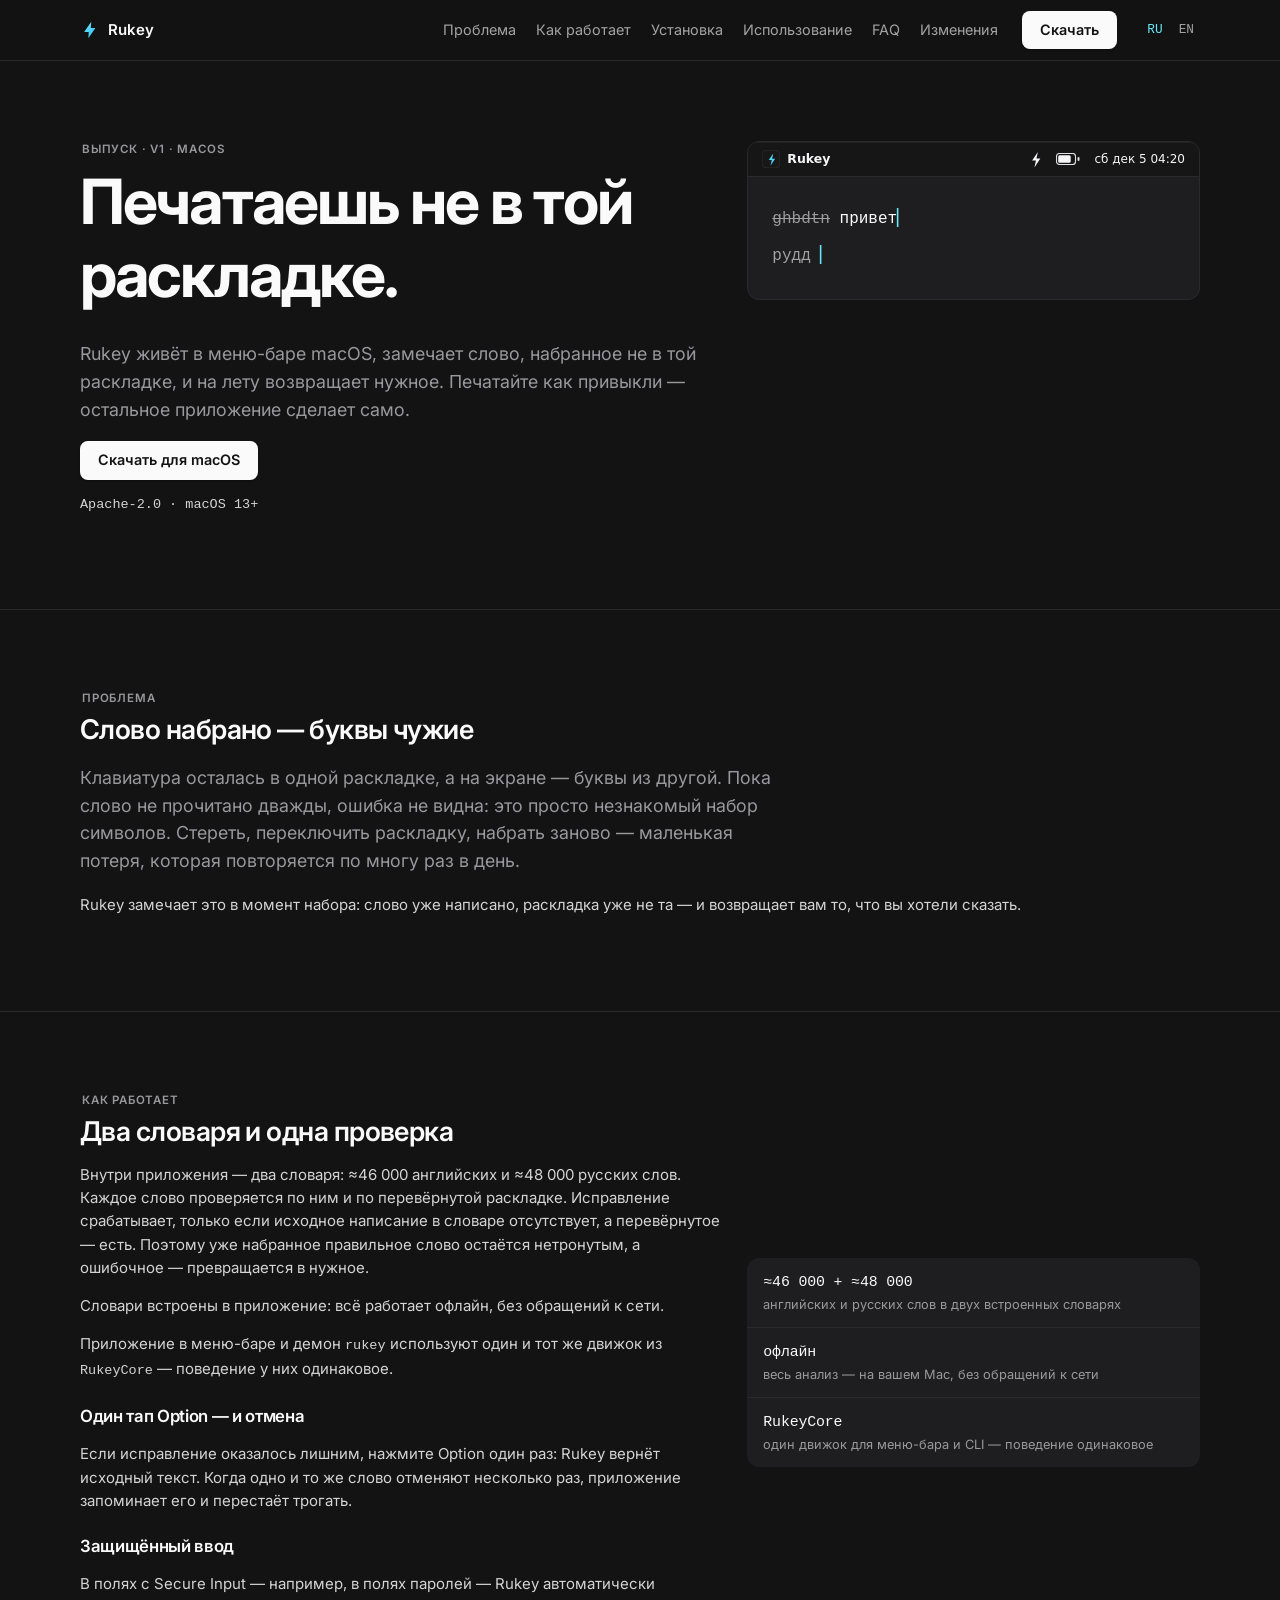
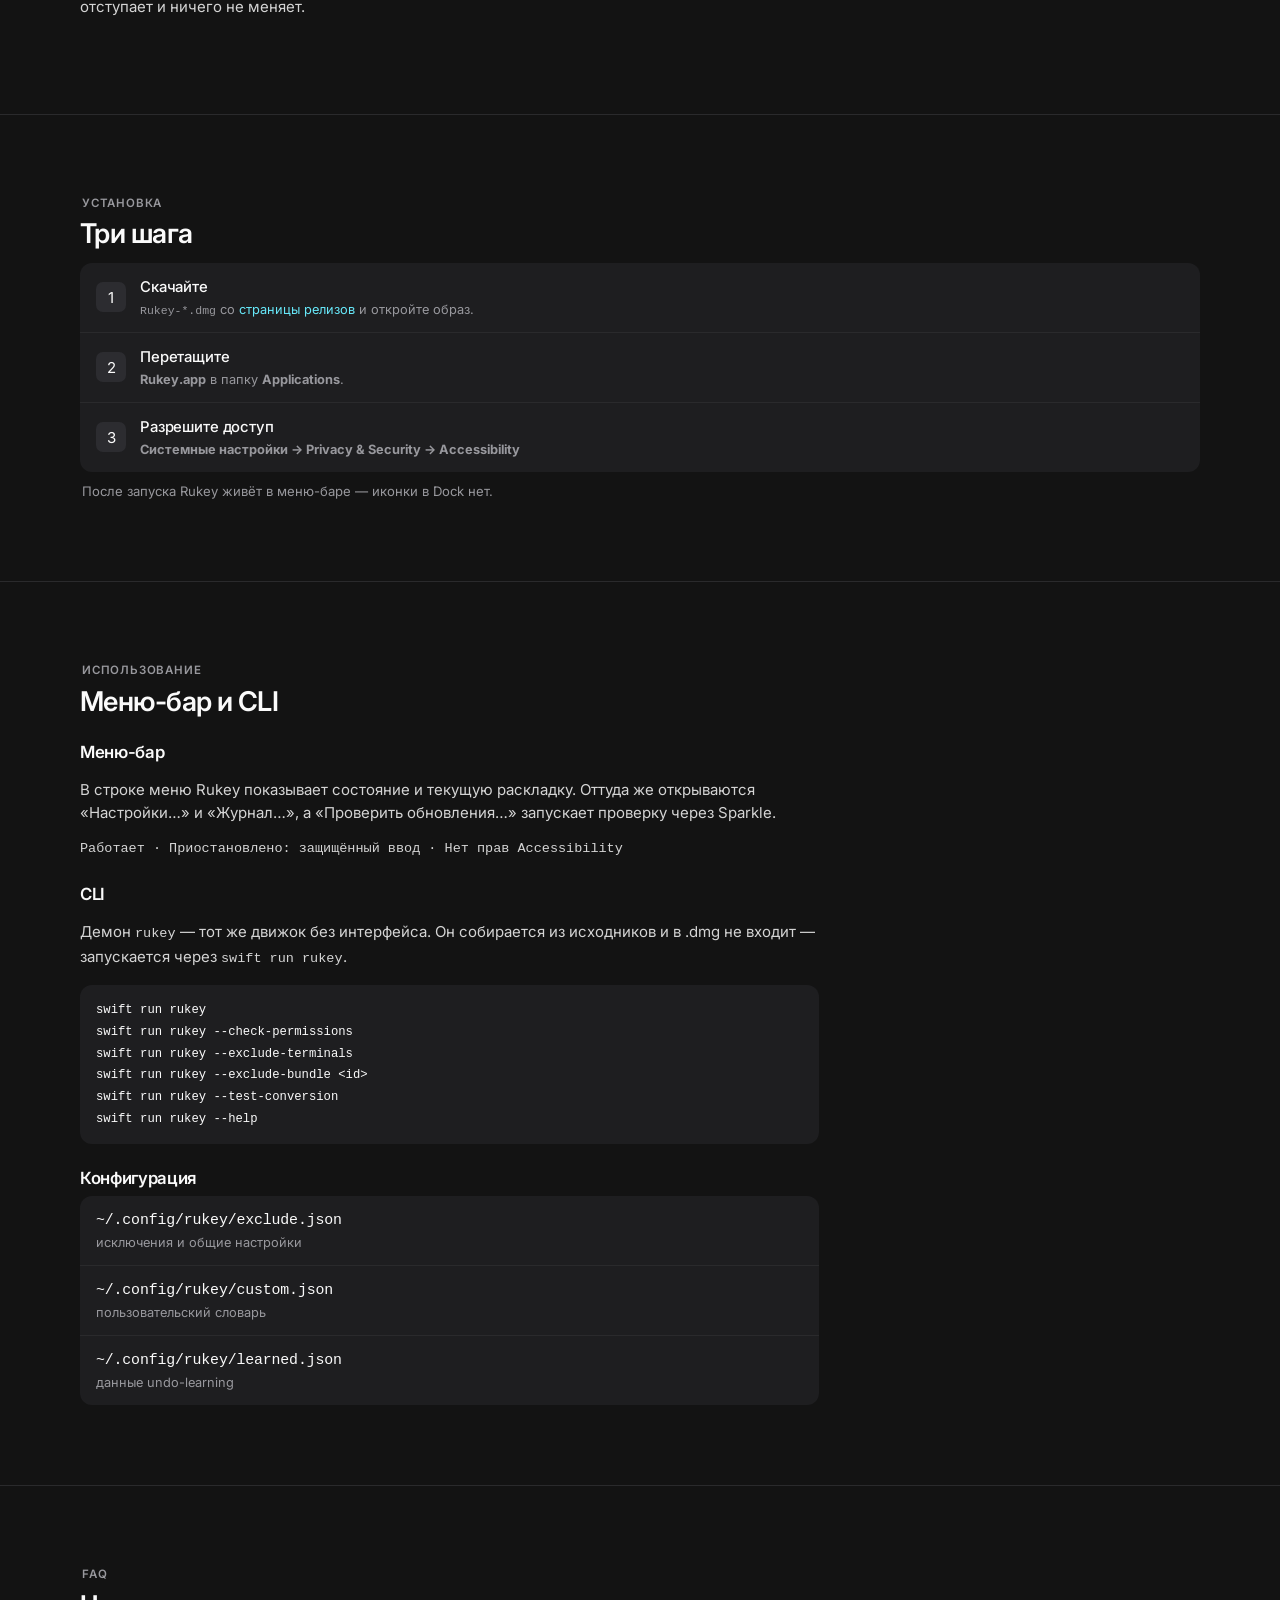
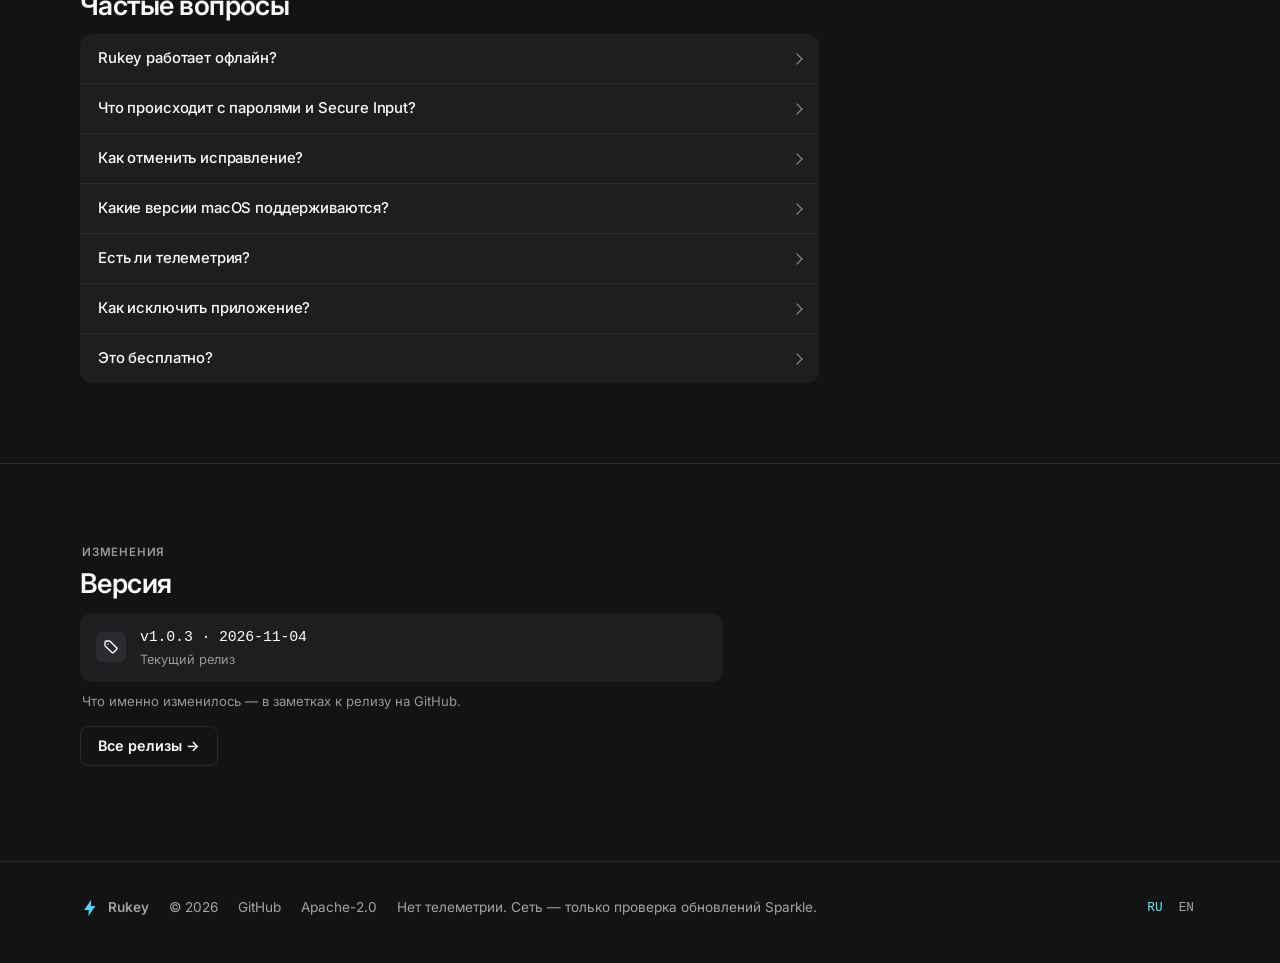
<file: docs/index.html>
<!DOCTYPE html>
<html lang="ru">
<head>
  <meta charset="utf-8">
  <meta name="viewport" content="width=device-width, initial-scale=1">
  <title>Rukey — печатаешь не в той раскладке?</title>
  <meta name="description" content="Rukey — приложение для macOS, которое на лету исправляет слова, набранные в неверной раскладке EN ↔ RU. Офлайн-словарь, без телеметрии.">
  <link rel="canonical" href="https://romafka28.github.io/rukey/">
  <link rel="icon" href="favicon.svg" type="image/svg+xml">
  <link rel="alternate" hreflang="ru" href="https://romafka28.github.io/rukey/">
  <link rel="alternate" hreflang="en" href="https://romafka28.github.io/rukey/en/">
  <link rel="alternate" hreflang="x-default" href="https://romafka28.github.io/rukey/">

  <meta property="og:type" content="website">
  <meta property="og:site_name" content="Rukey">
  <meta property="og:locale" content="ru_RU">
  <meta property="og:title" content="Rukey — печатаешь не в той раскладке?">
  <meta property="og:description" content="Rukey — приложение для macOS, которое на лету исправляет слова, набранные в неверной раскладке EN ↔ RU. Офлайн-словарь, без телеметрии.">
  <meta property="og:url" content="https://romafka28.github.io/rukey/">
  <meta property="og:image" content="https://romafka28.github.io/rukey/og-image.png">
  <meta name="twitter:card" content="summary_large_image">
  <meta name="twitter:title" content="Rukey — печатаешь не в той раскладке?">
  <meta name="twitter:description" content="Rukey — приложение для macOS, которое на лету исправляет слова, набранные в неверной раскладке EN ↔ RU. Офлайн-словарь, без телеметрии.">
  <meta name="twitter:image" content="https://romafka28.github.io/rukey/og-image.png">

  <link rel="preconnect" href="https://fonts.googleapis.com">
  <link rel="preconnect" href="https://fonts.gstatic.com" crossorigin>
  <link rel="stylesheet" href="https://fonts.googleapis.com/css2?family=Inter:wght@400;500;600;700&amp;display=swap">
  <link rel="stylesheet" href="site.css">
</head>
<body>
  <header class="nav">
    <div class="container">
      <div class="nav-inner">
        <a class="nav-brand" href="index.html">
          <svg class="nav-mark" viewBox="0 0 24 24" aria-hidden="true">
            <defs>
              <linearGradient id="bolt-nav" x1="0" y1="0" x2="1" y2="1">
                <stop offset="0" stop-color="#67e8f9"/>
                <stop offset="1" stop-color="#38bdf8"/>
              </linearGradient>
            </defs>
            <path d="M13.5 2 5 14.5h5.5L10 22l8.5-12.5H13z" fill="url(#bolt-nav)"/>
          </svg>
          Rukey
        </a>
        <nav class="nav-links" aria-label="Разделы">
          <a href="#problem">Проблема</a>
          <a href="#how">Как работает</a>
          <a href="#install">Установка</a>
          <a href="#usage">Использование</a>
          <a href="#faq">FAQ</a>
          <a href="#changelog">Изменения</a>
        </nav>
        <a class="btn" href="https://github.com/RomaFka28/rukey/releases/latest">Скачать</a>
        <nav class="nav-lang" aria-label="Язык сайта">
          <a href="index.html" aria-current="true" lang="ru" hreflang="ru">RU</a>
          <a href="en/index.html" lang="en" hreflang="en">EN</a>
        </nav>
      </div>
    </div>
  </header>

  <main>
    <section class="section" id="top">
      <div class="container">
        <div class="grid">
          <div class="col-7">
            <span class="group-label">Выпуск · V1 · macOS</span>
            <h1 class="display">Печатаешь не в той раскладке.</h1>
            <p class="lede">Rukey живёт в меню-баре macOS, замечает слово, набранное не в той раскладке, и на лету возвращает нужное. Печатайте как привыкли — остальное приложение сделает само.</p>
            <p><a class="btn" href="https://github.com/RomaFka28/rukey/releases/latest">Скачать для macOS</a></p>
            <p class="mono">Apache-2.0 · macOS 13+</p>
          </div>
          <div class="col-5">
            <div class="screen">
              <div class="menubar" aria-hidden="true">
                <span class="menubar-app">
                  <svg width="18" height="18" viewBox="0 0 18 18"><defs><linearGradient id="menubar-grad" x1="0" y1="0" x2="0" y2="1"><stop offset="0" stop-color="#67e8f9"/><stop offset="1" stop-color="#38bdf8"/></linearGradient></defs><rect width="18" height="18" rx="4.5" fill="#181818" stroke="#2c2c2e"/><path transform="translate(2.2 1.9) scale(0.0602)" d="M150 28L76 136h49l-20 92 76-116h-50z" fill="url(#menubar-grad)"/></svg>
                  <span>Rukey</span>
                </span>
                <span class="menubar-status">
                  <svg width="14" height="15" viewBox="76 28 74 192"><path d="M150 28L76 136h49l-20 92 76-116h-50z" fill="#f5f5f7"/></svg>
                  <svg width="24" height="12" viewBox="0 0 24 12"><rect x=".5" y=".5" width="19" height="11" rx="3" fill="none" stroke="#f5f5f7" stroke-opacity=".9" stroke-width="1.1"/><rect x="2.2" y="2.2" width="12.5" height="7.6" rx="1.5" fill="#f5f5f7"/><rect x="21.5" y="4" width="2" height="4" rx="1" fill="#f5f5f7" fill-opacity=".9"/></svg>
                  <span class="menubar-clock" id="menubar-clock">Пн 9 ноя 09:00</span>
                </span>
              </div>
              <div class="demo" aria-hidden="true">
                <div class="demo-line"><span class="demo-word is-struck">ghbdtn</span> <span class="demo-result">привет</span><span class="demo-caret">▏</span></div>
                <div class="demo-line"><span class="demo-word is-struck">руддщ</span> <span class="demo-result">hello</span><span class="demo-caret">▏</span></div>
              </div>
            </div>
          </div>
        </div>
      </div>
    </section>

    <section class="section" id="problem">
      <div class="container">
        <div class="grid">
          <div class="col-full">
            <span class="group-label">ПРОБЛЕМА</span>
            <h2>Слово набрано — буквы чужие</h2>
            <p class="lede">Клавиатура осталась в одной раскладке, а на экране — буквы из другой. Пока слово не прочитано дважды, ошибка не видна: это просто незнакомый набор символов. Стереть, переключить раскладку, набрать заново — маленькая потеря, которая повторяется по многу раз в день.</p>
            <p>Rukey замечает это в момент набора: слово уже написано, раскладка уже не та — и возвращает вам то, что вы хотели сказать.</p>
          </div>
        </div>
      </div>
    </section>

    <section class="section" id="how">
      <div class="container">
        <div class="grid">
          <div class="col-7">
            <span class="group-label">КАК РАБОТАЕТ</span>
            <h2>Два словаря и одна проверка</h2>
            <p>Внутри приложения — два словаря: ≈46 000 английских и ≈48 000 русских слов. Каждое слово проверяется по ним и по перевёрнутой раскладке. Исправление срабатывает, только если исходное написание в словаре отсутствует, а перевёрнутое — есть. Поэтому уже набранное правильное слово остаётся нетронутым, а ошибочное — превращается в нужное.</p>
            <p>Словари встроены в приложение: всё работает офлайн, без обращений к сети.</p>
            <p>Приложение в меню-баре и демон <code>rukey</code> используют один и тот же движок из <code>RukeyCore</code> — поведение у них одинаковое.</p>
            <h3>Один тап Option — и отмена</h3>
            <p>Если исправление оказалось лишним, нажмите Option один раз: Rukey вернёт исходный текст. Когда одно и то же слово отменяют несколько раз, приложение запоминает его и перестаёт трогать.</p>
            <h3>Защищённый ввод</h3>
            <p>В полях с Secure Input — например, в полях паролей — Rukey автоматически отступает и ничего не меняет.</p>
          </div>
          <div class="col-5 rail">
            <div class="group">
              <div class="row"><div class="row-body"><span class="row-title mono">≈46 000 + ≈48 000</span><span class="row-detail">английских и русских слов в двух встроенных словарях</span></div></div>
              <div class="row"><div class="row-body"><span class="row-title mono">офлайн</span><span class="row-detail">весь анализ — на вашем Mac, без обращений к сети</span></div></div>
              <div class="row"><div class="row-body"><span class="row-title mono">RukeyCore</span><span class="row-detail">один движок для меню-бара и CLI — поведение одинаковое</span></div></div>
            </div>
          </div>
        </div>
      </div>
    </section>

    <section class="section" id="install">
      <div class="container">
        <div class="grid">
          <div class="col-full">
            <span class="group-label">УСТАНОВКА</span>
            <h2>Три шага</h2>
            <div class="group">
              <div class="row"><span class="row-glyph">1</span><div class="row-body"><span class="row-title">Скачайте</span><span class="row-detail"><code>Rukey-*.dmg</code> со <a href="https://github.com/RomaFka28/rukey/releases/latest">страницы релизов</a> и откройте образ.</span></div></div>
              <div class="row"><span class="row-glyph">2</span><div class="row-body"><span class="row-title">Перетащите</span><span class="row-detail"><strong>Rukey.app</strong> в папку <strong>Applications</strong>.</span></div></div>
              <div class="row"><span class="row-glyph">3</span><div class="row-body"><span class="row-title">Разрешите доступ</span><span class="row-detail"><strong>Системные настройки → Privacy &amp; Security → Accessibility</strong></span></div></div>
            </div>
            <p class="group-foot">После запуска Rukey живёт в меню-баре — иконки в Dock нет.</p>
          </div>
        </div>
      </div>
    </section>

    <section class="section" id="usage">
      <div class="container">
        <div class="grid">
          <div class="col-8">
            <span class="group-label">ИСПОЛЬЗОВАНИЕ</span>
            <h2>Меню-бар и CLI</h2>
            <h3>Меню-бар</h3>
            <p>В строке меню Rukey показывает состояние и текущую раскладку. Оттуда же открываются «Настройки…» и «Журнал…», а «Проверить обновления…» запускает проверку через Sparkle.</p>
            <p class="mono">Работает · Приостановлено: защищённый ввод · Нет прав Accessibility</p>
            <h3>CLI</h3>
            <p>Демон <code>rukey</code> — тот же движок без интерфейса. Он собирается из исходников и в .dmg не входит — запускается через <code>swift run rukey</code>.</p>
            <pre class="code-panel"><code>swift run rukey
swift run rukey --check-permissions
swift run rukey --exclude-terminals
swift run rukey --exclude-bundle &lt;id&gt;
swift run rukey --test-conversion
swift run rukey --help</code></pre>
            <h3>Конфигурация</h3>
            <div class="group">
              <div class="row"><div class="row-body"><span class="row-title mono">~/.config/rukey/exclude.json</span><span class="row-detail">исключения и общие настройки</span></div></div>
              <div class="row"><div class="row-body"><span class="row-title mono">~/.config/rukey/custom.json</span><span class="row-detail">пользовательский словарь</span></div></div>
              <div class="row"><div class="row-body"><span class="row-title mono">~/.config/rukey/learned.json</span><span class="row-detail">данные undo-learning</span></div></div>
            </div>
          </div>
        </div>
      </div>
    </section>

    <section class="section" id="faq">
      <div class="container">
        <div class="grid">
          <div class="col-8">
            <span class="group-label">FAQ</span>
            <h2>Частые вопросы</h2>
            <div class="group faq">
            <details>
              <summary>Rukey работает офлайн?</summary>
              <p>Да. Оба словаря встроены в приложение, и вся обработка идёт на вашем Mac. Интернет нужен только для проверки обновлений.</p>
            </details>
            <details>
              <summary>Что происходит с паролями и Secure Input?</summary>
              <p>В полях с защищённым вводом Rukey отступает автоматически: macOS сообщает о Secure Input, и приложение не вмешивается в набор.</p>
            </details>
            <details>
              <summary>Как отменить исправление?</summary>
              <p>Нажмите Option один раз — Rukey вернёт исходный текст. Если отменять одно и то же слово несколько раз, приложение запомнит его и перестанет исправлять.</p>
            </details>
            <details>
              <summary>Какие версии macOS поддерживаются?</summary>
              <p>macOS 13 (Ventura) и новее.</p>
            </details>
            <details>
              <summary>Есть ли телеметрия?</summary>
              <p>Нет. Rukey не собирает аналитику и не отправляет данные — сеть используется только для проверки и загрузки обновлений через Sparkle.</p>
            </details>
            <details>
              <summary>Как исключить приложение?</summary>
              <p>Добавьте его bundle ID в <code>~/.config/rukey/exclude.json</code> — например, <code>{"excludeBundleIDs": ["com.apple.Terminal"]}</code>. Терминалы можно исключить разом флагом <code>--exclude-terminals</code>, отдельное приложение — флагом <code>--exclude-bundle &lt;id&gt;</code>. Подробнее — в <a href="https://github.com/RomaFka28/rukey#configuration">README</a>.</p>
            </details>
            <details>
              <summary>Это бесплатно?</summary>
              <p>Да. Rukey распространяется на условиях Apache-2.0, исходный код открыт <a href="https://github.com/RomaFka28/rukey">на GitHub</a>.</p>
            </details>
            </div>
          </div>
        </div>
      </div>
    </section>

    <section class="section" id="changelog">
      <div class="container">
        <div class="grid">
          <div class="col-7">
            <span class="group-label">ИЗМЕНЕНИЯ</span>
            <h2>Версия</h2>
            <div class="group">
              <div class="row"><span class="row-glyph"><svg width="16" height="16" viewBox="0 0 24 24" fill="none" stroke="currentColor" stroke-width="2" stroke-linecap="round" stroke-linejoin="round" aria-hidden="true"><path d="M20.59 13.41 11 3.83A2 2 0 0 0 9.59 3H5a2 2 0 0 0-2 2v4.59a2 2 0 0 0 .59 1.41L13.17 20a2 2 0 0 0 2.83 0l4.59-4.59a2 2 0 0 0 0-2.83z"/><circle cx="7.5" cy="7.5" r="1" fill="currentColor" stroke="none"/></svg></span><div class="row-body"><span class="row-title mono" id="release">v1.0.3 · 2026-11-04</span><span class="row-detail">Текущий релиз</span></div></div>
            </div>
            <p class="group-foot">Что именно изменилось — в заметках к релизу на GitHub.</p>
            <p><a class="btn-ghost" href="https://github.com/RomaFka28/rukey/releases">Все релизы →</a></p>
          </div>
        </div>
      </div>
    </section>
  </main>

  <footer class="footer">
    <div class="container">
      <div class="footer-inner">
        <a class="nav-brand" href="index.html">
          <svg class="nav-mark" viewBox="0 0 24 24" aria-hidden="true">
            <defs>
              <linearGradient id="bolt-footer" x1="0" y1="0" x2="1" y2="1">
                <stop offset="0" stop-color="#67e8f9"/>
                <stop offset="1" stop-color="#38bdf8"/>
              </linearGradient>
            </defs>
            <path d="M13.5 2 5 14.5h5.5L10 22l8.5-12.5H13z" fill="url(#bolt-footer)"/>
          </svg>
          Rukey
        </a>
        <span>© 2026</span>
        <a href="https://github.com/RomaFka28/rukey">GitHub</a>
        <a href="https://github.com/RomaFka28/rukey/blob/main/LICENSE">Apache-2.0</a>
        <span>Нет телеметрии. Сеть — только проверка обновлений Sparkle.</span>
        <div class="nav-lang">
          <a href="index.html" aria-current="true" lang="ru" hreflang="ru">RU</a>
          <a href="en/index.html" lang="en" hreflang="en">EN</a>
        </div>
      </div>
    </div>
  </footer>
<script src="site.js" defer></script>
</body>
</html>
</file>
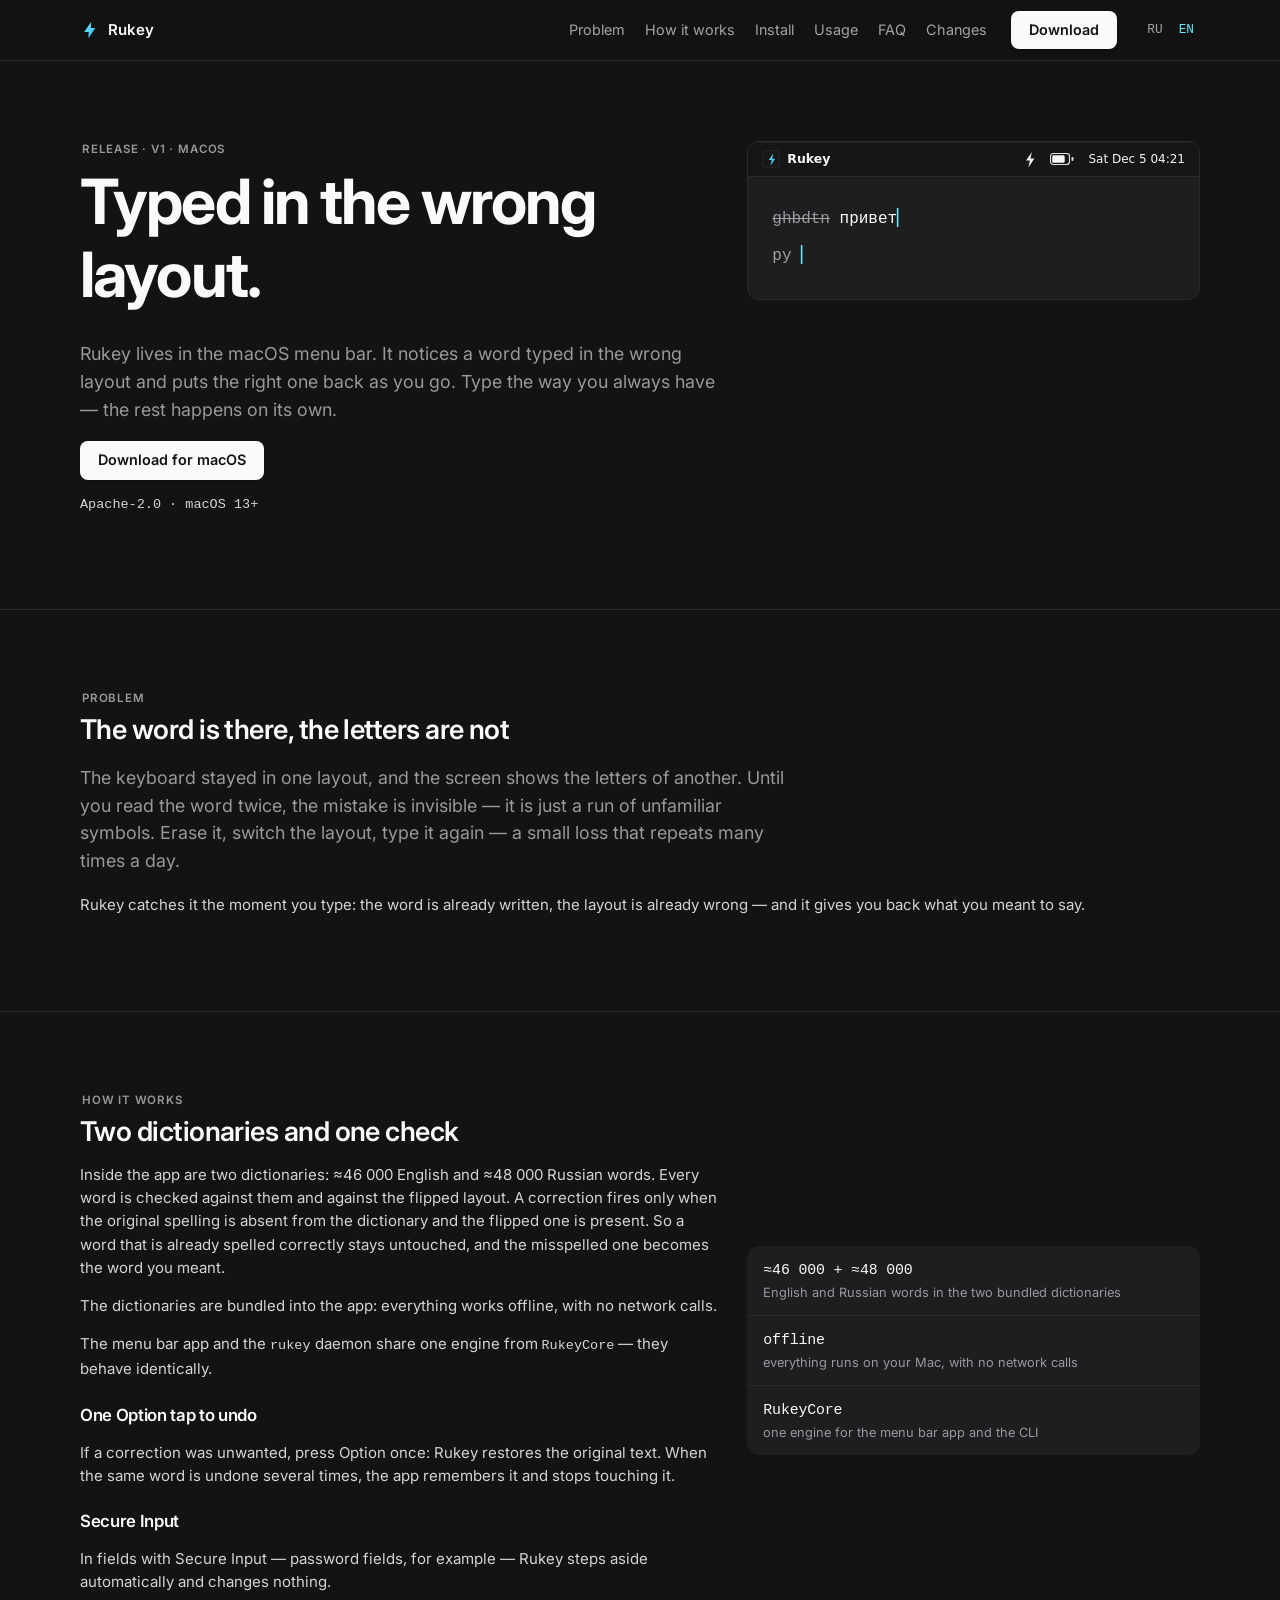
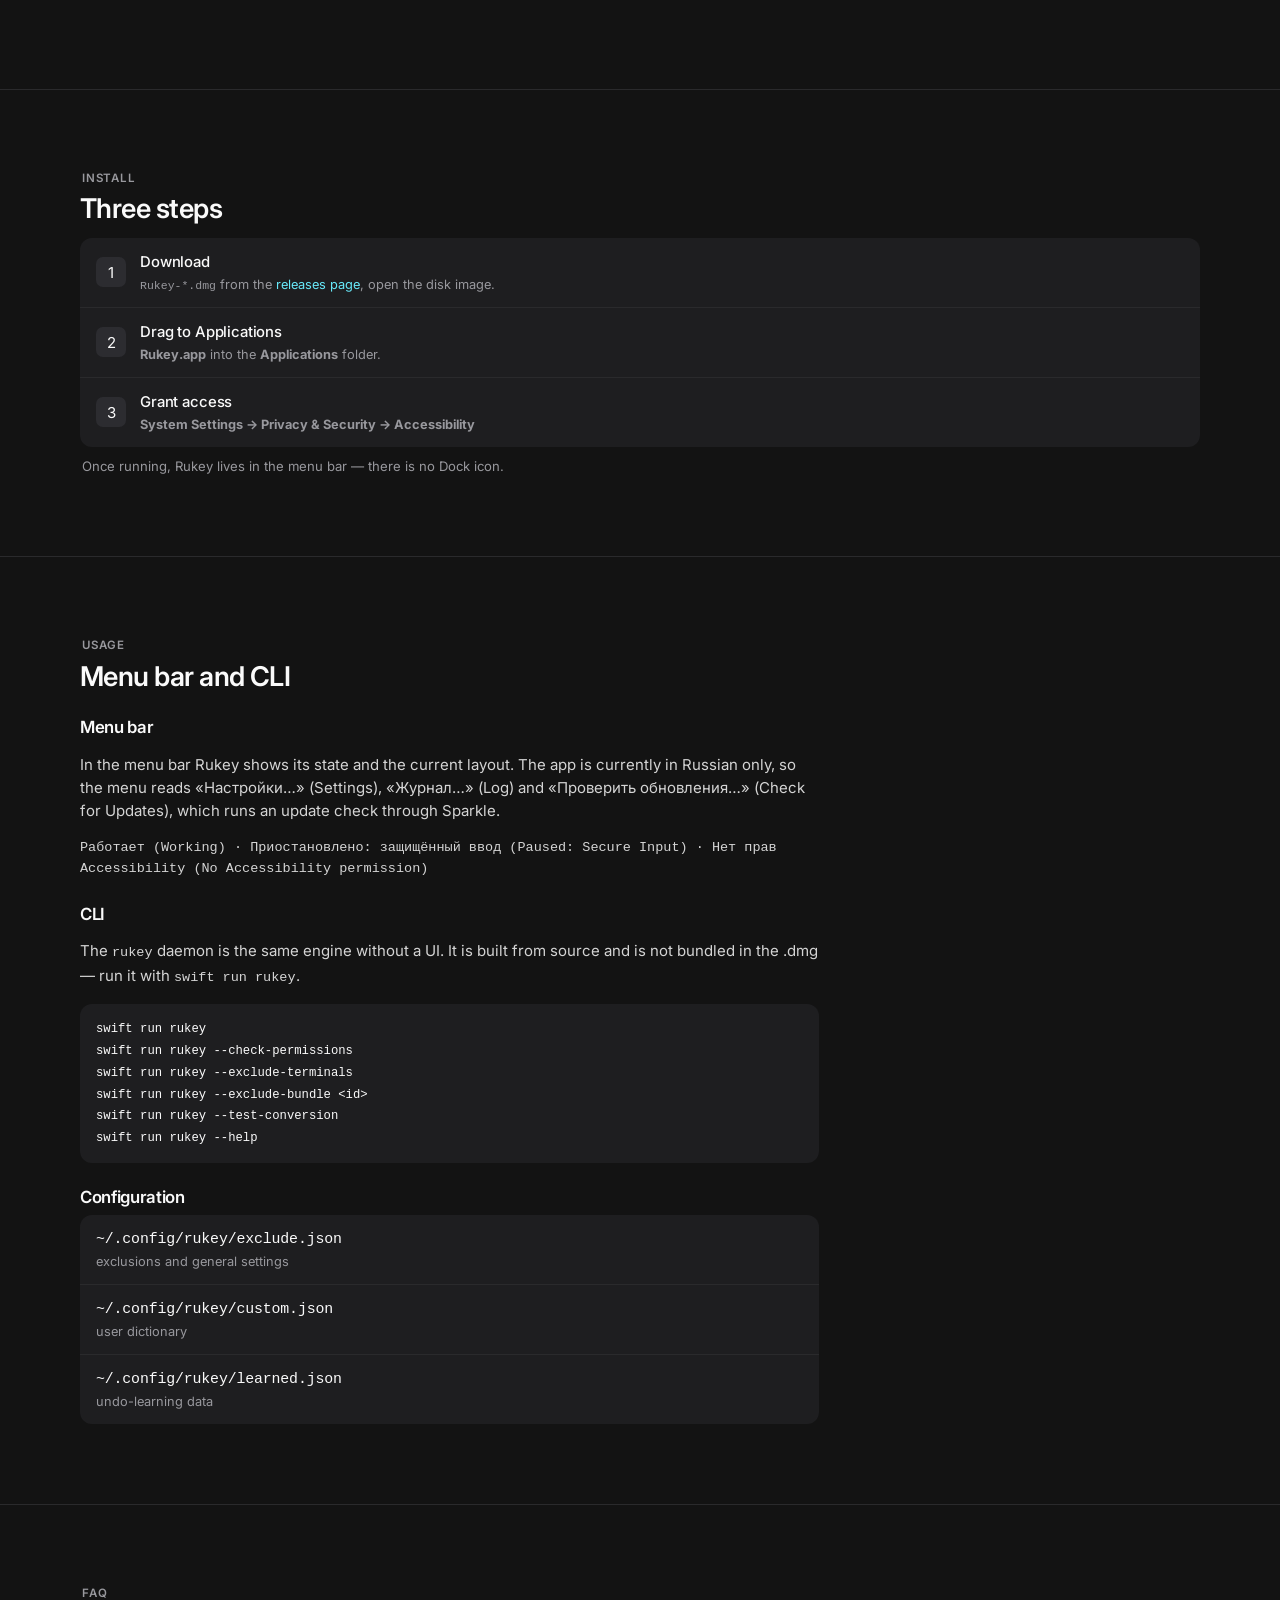
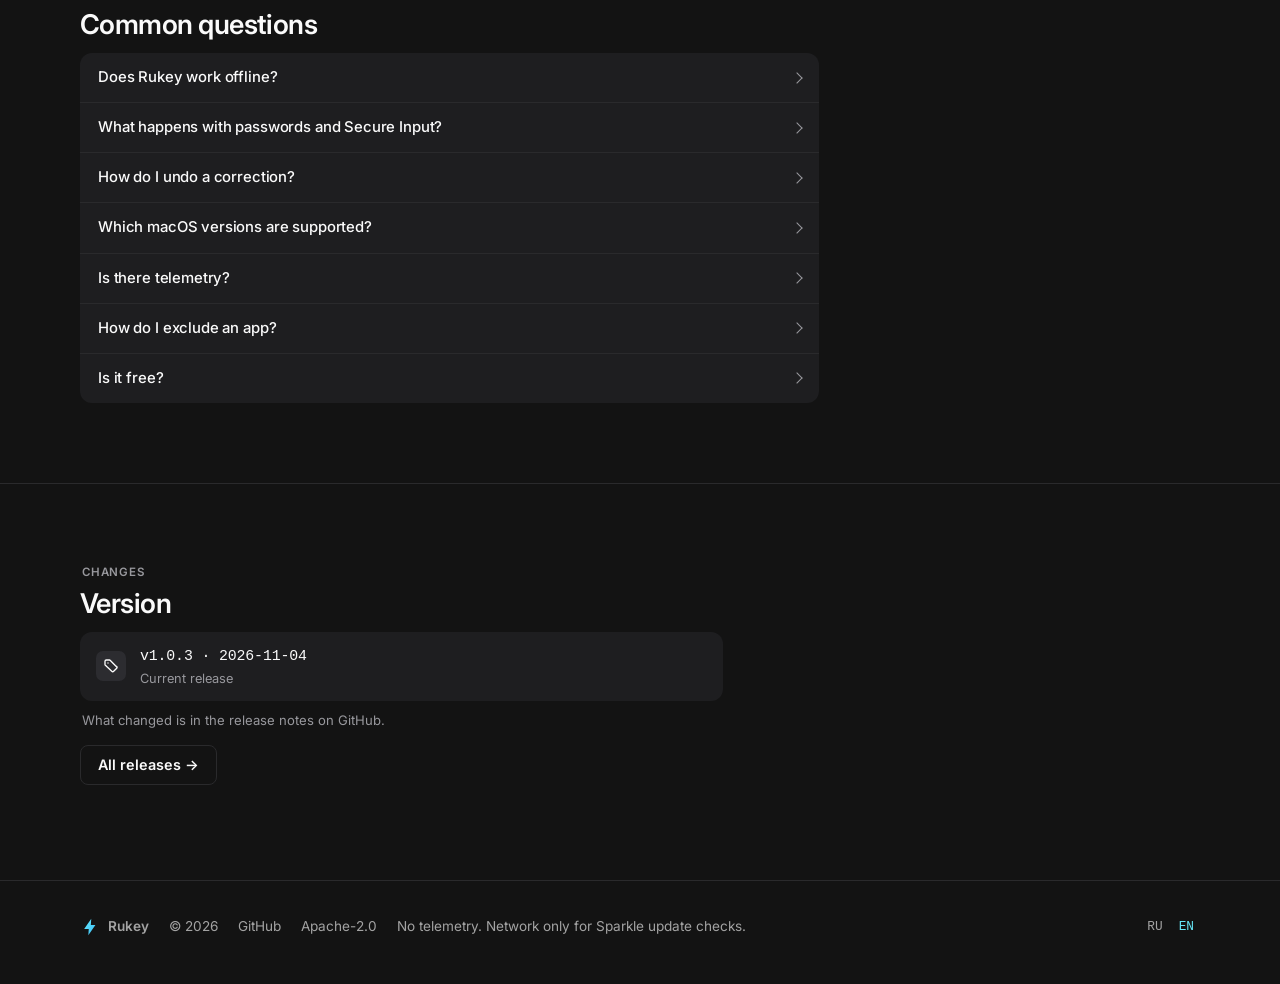
<file: docs/en/index.html>
<!DOCTYPE html>
<html lang="en">
<head>
  <meta charset="utf-8">
  <meta name="viewport" content="width=device-width, initial-scale=1">
  <title>Rukey — Typed in the wrong layout?</title>
  <meta name="description" content="Rukey is a macOS app that fixes words typed in the wrong keyboard layout, EN ↔ RU, as you type. Offline dictionary, no telemetry.">
  <link rel="canonical" href="https://romafka28.github.io/rukey/en/">
  <link rel="icon" href="../favicon.svg" type="image/svg+xml">
  <link rel="alternate" hreflang="ru" href="https://romafka28.github.io/rukey/">
  <link rel="alternate" hreflang="en" href="https://romafka28.github.io/rukey/en/">
  <link rel="alternate" hreflang="x-default" href="https://romafka28.github.io/rukey/">

  <meta property="og:type" content="website">
  <meta property="og:site_name" content="Rukey">
  <meta property="og:locale" content="en_US">
  <meta property="og:title" content="Rukey — Typed in the wrong layout?">
  <meta property="og:description" content="Rukey is a macOS app that fixes words typed in the wrong keyboard layout, EN ↔ RU, as you type. Offline dictionary, no telemetry.">
  <meta property="og:url" content="https://romafka28.github.io/rukey/en/">
  <meta property="og:image" content="https://romafka28.github.io/rukey/og-image.png">
  <meta name="twitter:card" content="summary_large_image">
  <meta name="twitter:title" content="Rukey — Typed in the wrong layout?">
  <meta name="twitter:description" content="Rukey is a macOS app that fixes words typed in the wrong keyboard layout, EN ↔ RU, as you type. Offline dictionary, no telemetry.">
  <meta name="twitter:image" content="https://romafka28.github.io/rukey/og-image.png">

  <link rel="preconnect" href="https://fonts.googleapis.com">
  <link rel="preconnect" href="https://fonts.gstatic.com" crossorigin>
  <link rel="stylesheet" href="https://fonts.googleapis.com/css2?family=Inter:wght@400;500;600;700&amp;display=swap">
  <link rel="stylesheet" href="../site.css">
</head>
<body>
  <header class="nav">
    <div class="container">
      <div class="nav-inner">
        <a class="nav-brand" href="index.html">
          <svg class="nav-mark" viewBox="0 0 24 24" aria-hidden="true">
            <defs>
              <linearGradient id="bolt-nav" x1="0" y1="0" x2="1" y2="1">
                <stop offset="0" stop-color="#67e8f9"/>
                <stop offset="1" stop-color="#38bdf8"/>
              </linearGradient>
            </defs>
            <path d="M13.5 2 5 14.5h5.5L10 22l8.5-12.5H13z" fill="url(#bolt-nav)"/>
          </svg>
          Rukey
        </a>
        <nav class="nav-links" aria-label="Sections">
          <a href="#problem">Problem</a>
          <a href="#how">How it works</a>
          <a href="#install">Install</a>
          <a href="#usage">Usage</a>
          <a href="#faq">FAQ</a>
          <a href="#changelog">Changes</a>
        </nav>
        <a class="btn" href="https://github.com/RomaFka28/rukey/releases/latest">Download</a>
        <nav class="nav-lang" aria-label="Site language">
          <a href="../index.html" lang="ru" hreflang="ru">RU</a>
          <a href="index.html" aria-current="true" lang="en" hreflang="en">EN</a>
        </nav>
      </div>
    </div>
  </header>

  <main>
    <section class="section" id="top">
      <div class="container">
        <div class="grid">
          <div class="col-7">
            <span class="group-label">Release · V1 · macOS</span>
            <h1 class="display">Typed in the wrong layout.</h1>
            <p class="lede">Rukey lives in the macOS menu bar. It notices a word typed in the wrong layout and puts the right one back as you go. Type the way you always have — the rest happens on its own.</p>
            <p><a class="btn" href="https://github.com/RomaFka28/rukey/releases/latest">Download for macOS</a></p>
            <p class="mono">Apache-2.0 · macOS 13+</p>
          </div>
          <div class="col-5">
            <div class="screen">
              <div class="menubar" aria-hidden="true">
                <span class="menubar-app">
                  <svg width="18" height="18" viewBox="0 0 18 18"><defs><linearGradient id="menubar-grad" x1="0" y1="0" x2="0" y2="1"><stop offset="0" stop-color="#67e8f9"/><stop offset="1" stop-color="#38bdf8"/></linearGradient></defs><rect width="18" height="18" rx="4.5" fill="#181818" stroke="#2c2c2e"/><path transform="translate(2.2 1.9) scale(0.0602)" d="M150 28L76 136h49l-20 92 76-116h-50z" fill="url(#menubar-grad)"/></svg>
                  <span>Rukey</span>
                </span>
                <span class="menubar-status">
                  <svg width="14" height="15" viewBox="76 28 74 192"><path d="M150 28L76 136h49l-20 92 76-116h-50z" fill="#f5f5f7"/></svg>
                  <svg width="24" height="12" viewBox="0 0 24 12"><rect x=".5" y=".5" width="19" height="11" rx="3" fill="none" stroke="#f5f5f7" stroke-opacity=".9" stroke-width="1.1"/><rect x="2.2" y="2.2" width="12.5" height="7.6" rx="1.5" fill="#f5f5f7"/><rect x="21.5" y="4" width="2" height="4" rx="1" fill="#f5f5f7" fill-opacity=".9"/></svg>
                  <span class="menubar-clock" id="menubar-clock">Mon Nov 9 09:00</span>
                </span>
              </div>
              <div class="demo" aria-hidden="true">
                <div class="demo-line"><span class="demo-word is-struck">ghbdtn</span> <span class="demo-result">привет</span><span class="demo-caret">▏</span></div>
                <div class="demo-line"><span class="demo-word is-struck">руддщ</span> <span class="demo-result">hello</span><span class="demo-caret">▏</span></div>
              </div>
            </div>
          </div>
        </div>
      </div>
    </section>

    <section class="section" id="problem">
      <div class="container">
        <div class="grid">
          <div class="col-full">
            <span class="group-label">PROBLEM</span>
            <h2>The word is there, the letters are not</h2>
            <p class="lede">The keyboard stayed in one layout, and the screen shows the letters of another. Until you read the word twice, the mistake is invisible — it is just a run of unfamiliar symbols. Erase it, switch the layout, type it again — a small loss that repeats many times a day.</p>
            <p>Rukey catches it the moment you type: the word is already written, the layout is already wrong — and it gives you back what you meant to say.</p>
          </div>
        </div>
      </div>
    </section>

    <section class="section" id="how">
      <div class="container">
        <div class="grid">
          <div class="col-7">
            <span class="group-label">HOW IT WORKS</span>
            <h2>Two dictionaries and one check</h2>
            <p>Inside the app are two dictionaries: ≈46 000 English and ≈48 000 Russian words. Every word is checked against them and against the flipped layout. A correction fires only when the original spelling is absent from the dictionary and the flipped one is present. So a word that is already spelled correctly stays untouched, and the misspelled one becomes the word you meant.</p>
            <p>The dictionaries are bundled into the app: everything works offline, with no network calls.</p>
            <p>The menu bar app and the <code>rukey</code> daemon share one engine from <code>RukeyCore</code> — they behave identically.</p>
            <h3>One Option tap to undo</h3>
            <p>If a correction was unwanted, press Option once: Rukey restores the original text. When the same word is undone several times, the app remembers it and stops touching it.</p>
            <h3>Secure Input</h3>
            <p>In fields with Secure Input — password fields, for example — Rukey steps aside automatically and changes nothing.</p>
          </div>
          <div class="col-5 rail">
            <div class="group">
              <div class="row"><div class="row-body"><span class="row-title mono">≈46 000 + ≈48 000</span><span class="row-detail">English and Russian words in the two bundled dictionaries</span></div></div>
              <div class="row"><div class="row-body"><span class="row-title mono">offline</span><span class="row-detail">everything runs on your Mac, with no network calls</span></div></div>
              <div class="row"><div class="row-body"><span class="row-title mono">RukeyCore</span><span class="row-detail">one engine for the menu bar app and the CLI</span></div></div>
            </div>
          </div>
        </div>
      </div>
    </section>

    <section class="section" id="install">
      <div class="container">
        <div class="grid">
          <div class="col-full">
            <span class="group-label">INSTALL</span>
            <h2>Three steps</h2>
            <div class="group">
              <div class="row"><span class="row-glyph">1</span><div class="row-body"><span class="row-title">Download</span><span class="row-detail"><code>Rukey-*.dmg</code> from the <a href="https://github.com/RomaFka28/rukey/releases/latest">releases page</a>, open the disk image.</span></div></div>
              <div class="row"><span class="row-glyph">2</span><div class="row-body"><span class="row-title">Drag to Applications</span><span class="row-detail"><strong>Rukey.app</strong> into the <strong>Applications</strong> folder.</span></div></div>
              <div class="row"><span class="row-glyph">3</span><div class="row-body"><span class="row-title">Grant access</span><span class="row-detail"><strong>System Settings → Privacy &amp; Security → Accessibility</strong></span></div></div>
            </div>
            <p class="group-foot">Once running, Rukey lives in the menu bar — there is no Dock icon.</p>
          </div>
        </div>
      </div>
    </section>

    <section class="section" id="usage">
      <div class="container">
        <div class="grid">
          <div class="col-8">
            <span class="group-label">USAGE</span>
            <h2>Menu bar and CLI</h2>
            <h3>Menu bar</h3>
            <p>In the menu bar Rukey shows its state and the current layout. The app is currently in Russian only, so the menu reads «Настройки…» (Settings), «Журнал…» (Log) and «Проверить обновления…» (Check for Updates), which runs an update check through Sparkle.</p>
            <p class="mono">Работает (Working) · Приостановлено: защищённый ввод (Paused: Secure Input) · Нет прав Accessibility (No Accessibility permission)</p>
            <h3>CLI</h3>
            <p>The <code>rukey</code> daemon is the same engine without a UI. It is built from source and is not bundled in the .dmg — run it with <code>swift run rukey</code>.</p>
            <pre class="code-panel"><code>swift run rukey
swift run rukey --check-permissions
swift run rukey --exclude-terminals
swift run rukey --exclude-bundle &lt;id&gt;
swift run rukey --test-conversion
swift run rukey --help</code></pre>
            <h3>Configuration</h3>
            <div class="group">
              <div class="row"><div class="row-body"><span class="row-title mono">~/.config/rukey/exclude.json</span><span class="row-detail">exclusions and general settings</span></div></div>
              <div class="row"><div class="row-body"><span class="row-title mono">~/.config/rukey/custom.json</span><span class="row-detail">user dictionary</span></div></div>
              <div class="row"><div class="row-body"><span class="row-title mono">~/.config/rukey/learned.json</span><span class="row-detail">undo-learning data</span></div></div>
            </div>
          </div>
        </div>
      </div>
    </section>

    <section class="section" id="faq">
      <div class="container">
        <div class="grid">
          <div class="col-8">
            <span class="group-label">FAQ</span>
            <h2>Common questions</h2>
            <div class="group faq">
            <details>
              <summary>Does Rukey work offline?</summary>
              <p>Yes. Both dictionaries are bundled into the app, and all processing happens on your Mac. The internet is needed only for update checks.</p>
            </details>
            <details>
              <summary>What happens with passwords and Secure Input?</summary>
              <p>In fields with secure input Rukey steps aside automatically: macOS signals Secure Input, and the app does not interfere with typing.</p>
            </details>
            <details>
              <summary>How do I undo a correction?</summary>
              <p>Press Option once — Rukey restores the original text. If you undo the same word several times, the app remembers it and stops correcting it.</p>
            </details>
            <details>
              <summary>Which macOS versions are supported?</summary>
              <p>macOS 13 (Ventura) and newer.</p>
            </details>
            <details>
              <summary>Is there telemetry?</summary>
              <p>No. Rukey collects no analytics and sends no data — the network is used only to check for and download updates via Sparkle.</p>
            </details>
            <details>
              <summary>How do I exclude an app?</summary>
              <p>Add its bundle ID to <code>~/.config/rukey/exclude.json</code> — for example, <code>{"excludeBundleIDs": ["com.apple.Terminal"]}</code>. Terminals can be excluded in one go with <code>--exclude-terminals</code>, a single app with <code>--exclude-bundle &lt;id&gt;</code>. More in the <a href="https://github.com/RomaFka28/rukey#configuration">README</a>.</p>
            </details>
            <details>
              <summary>Is it free?</summary>
              <p>Yes. Rukey is distributed under Apache-2.0, with the source open <a href="https://github.com/RomaFka28/rukey">on GitHub</a>.</p>
            </details>
            </div>
          </div>
        </div>
      </div>
    </section>

    <section class="section" id="changelog">
      <div class="container">
        <div class="grid">
          <div class="col-7">
            <span class="group-label">CHANGES</span>
            <h2>Version</h2>
            <div class="group">
              <div class="row"><span class="row-glyph"><svg width="16" height="16" viewBox="0 0 24 24" fill="none" stroke="currentColor" stroke-width="2" stroke-linecap="round" stroke-linejoin="round" aria-hidden="true"><path d="M20.59 13.41 11 3.83A2 2 0 0 0 9.59 3H5a2 2 0 0 0-2 2v4.59a2 2 0 0 0 .59 1.41L13.17 20a2 2 0 0 0 2.83 0l4.59-4.59a2 2 0 0 0 0-2.83z"/><circle cx="7.5" cy="7.5" r="1" fill="currentColor" stroke="none"/></svg></span><div class="row-body"><span class="row-title mono" id="release">v1.0.3 · 2026-11-04</span><span class="row-detail">Current release</span></div></div>
            </div>
            <p class="group-foot">What changed is in the release notes on GitHub.</p>
            <p><a class="btn-ghost" href="https://github.com/RomaFka28/rukey/releases">All releases →</a></p>
          </div>
        </div>
      </div>
    </section>
  </main>

  <footer class="footer">
    <div class="container">
      <div class="footer-inner">
        <a class="nav-brand" href="index.html">
          <svg class="nav-mark" viewBox="0 0 24 24" aria-hidden="true">
            <defs>
              <linearGradient id="bolt-footer" x1="0" y1="0" x2="1" y2="1">
                <stop offset="0" stop-color="#67e8f9"/>
                <stop offset="1" stop-color="#38bdf8"/>
              </linearGradient>
            </defs>
            <path d="M13.5 2 5 14.5h5.5L10 22l8.5-12.5H13z" fill="url(#bolt-footer)"/>
          </svg>
          Rukey
        </a>
        <span>© 2026</span>
        <a href="https://github.com/RomaFka28/rukey">GitHub</a>
        <a href="https://github.com/RomaFka28/rukey/blob/main/LICENSE">Apache-2.0</a>
        <span>No telemetry. Network only for Sparkle update checks.</span>
        <div class="nav-lang">
          <a href="../index.html" lang="ru" hreflang="ru">RU</a>
          <a href="index.html" aria-current="true" lang="en" hreflang="en">EN</a>
        </div>
      </div>
    </div>
  </footer>
<script src="../site.js" defer></script>
</body>
</html>
</file>
<file: docs/site.css>
/* Rukey site — design system + component hooks.
   Palette, type and grid pinned by docs/superpowers/specs/2026-11-04-rukey-site-design.md.
   Layout and components only; task 2–4 pages add no page-specific CSS. */

:root {
  --bg: #131313;
  --group: #1e1e20;          /* macOS inset group on dark */
  --group-hover: #232327;
  --group-sep: #2a2a2c;
  --glyph: #2c2c30;
  --text: #fafafa;
  --body: #d4d4d4;
  --muted: #a3a3a3;
  --secondary: #98989d;      /* macOS secondary label */
  --accent: #67e8f9;
  --gradient: linear-gradient(135deg, #67e8f9, #38bdf8); /* only inside the logo bolt — never for text or backgrounds */
  --font-sans: -apple-system, BlinkMacSystemFont, "SF Pro Text", "Inter", "Segoe UI", sans-serif;
  --font-mono: ui-monospace, Menlo, monospace;
}

html {
  scroll-behavior: smooth;
  -webkit-text-size-adjust: 100%;
}

body {
  margin: 0;
  background: var(--bg);
  color: var(--body);
  font-family: var(--font-sans);
  font-size: 15px;
  line-height: 1.55;
  -webkit-font-smoothing: antialiased;
}

h1, h2, h3 {
  color: var(--text);
  font-family: var(--font-sans);
  font-weight: 600;
  line-height: 1.18;
  letter-spacing: -0.02em;
  margin: 0 0 .45em;
}

h2 {
  font-size: 1.7rem;
}

h3 {
  font-size: 1.05rem;
  font-weight: 600;
  margin-top: 1.5em;
}

.display {
  font-family: var(--font-sans);
  font-weight: 700;
  font-size: clamp(2.3rem, 5.6vw, 3.9rem);
  letter-spacing: -0.03em;
}

a {
  color: var(--text);
  text-decoration: none;
}

a:hover {
  text-decoration: underline;
  text-underline-offset: 3px;
}

code, .mono {
  font-family: var(--font-mono);
  font-size: .9em;
}

:focus-visible {
  outline: 2px solid var(--accent);
  outline-offset: 2px;
}

/* Layout ----------------------------------------------------------------- */

.container {
  max-width: 1120px;
  margin: 0 auto;
  padding: 0 24px;
}

.grid {
  display: grid;
  grid-template-columns: repeat(12, 1fr);
  gap: 24px;
}

.col-7 { grid-column: span 7; }
.col-5 { grid-column: span 5; }
.col-8 { grid-column: span 8; }
.col-full { grid-column: 1 / -1; }

.section {
  padding: 80px 0;
  border-bottom: 1px solid var(--group-sep);
  scroll-margin-top: 72px;
}

.section:last-of-type {
  border-bottom: 0;
}

.group-label {
  display: block;
  color: var(--secondary);
  font-size: .72rem;
  font-weight: 600;
  text-transform: uppercase;
  letter-spacing: .07em;
  margin: 0 0 6px 2px;
}

.lede {
  font-size: 1.12rem;
  color: var(--secondary);
  max-width: 44rem;
}

/* Nav -------------------------------------------------------------------- */

.nav {
  position: sticky;
  top: 0;
  z-index: 10;
  background: rgba(19, 19, 19, .92);
  border-bottom: 1px solid var(--group-sep);
  backdrop-filter: blur(8px);
}

.nav-inner {
  display: flex;
  align-items: center;
  gap: 24px;
  min-height: 60px;
}

.nav-brand {
  display: flex;
  align-items: center;
  gap: 8px;
  color: var(--text);
  font-weight: 600;
}

.nav-mark {
  width: 20px;
  height: 20px;
  flex: none;
}

.nav-links {
  display: flex;
  gap: 20px;
  margin-left: auto;
  color: var(--muted);
  font-size: .9rem;
}

.nav-links a {
  color: var(--muted);
  white-space: nowrap;
}

.nav-links a:hover {
  color: var(--text);
  text-decoration: none;
}

.nav-lang {
  display: flex;
  gap: 4px;
  font-family: var(--font-mono);
  font-size: .8rem;
}

.nav-lang a {
  color: var(--muted);
  padding: 4px 6px;
}

.nav-lang a:hover {
  color: var(--text);
  text-decoration: none;
}

.nav-lang a[aria-current="true"] {
  color: var(--accent);
}

/* Buttons ---------------------------------------------------------------- */

.btn {
  display: inline-block;
  cursor: pointer;
  padding: 9px 18px;
  border-radius: 8px;
  box-shadow: 0 1px 2px rgba(0, 0, 0, .35), inset 0 1px 0 rgba(255, 255, 255, .25);
  background: var(--text);
  color: var(--bg);
  font-family: var(--font-sans);
  font-size: .9rem;
  font-weight: 600;
  line-height: 1.4;
  transition: opacity 150ms ease;
}

.btn:hover {
  opacity: .85;
  text-decoration: none;
}

.btn-ghost {
  display: inline-block;
  cursor: pointer;
  padding: 9px 17px;
  border: 1px solid var(--group-sep);
  border-radius: 8px;
  color: var(--text);
  font-family: var(--font-sans);
  font-size: .9rem;
  font-weight: 600;
  line-height: 1.4;
  transition: border-color 150ms ease;
}

.btn-ghost:hover {
  border-color: var(--muted);
  text-decoration: none;
}

/* Demo block (task 4) ---------------------------------------------------- */

.demo {
  background: transparent;
  padding: 24px;
  font-family: var(--font-mono);
  font-size: 1rem;
}

.demo-line {
  display: block;
  padding: 6px 0;
  white-space: pre;
  overflow: hidden;
}

.demo-word {
  color: var(--muted);
}

.demo-word.is-struck {
  color: var(--secondary);
  text-decoration: line-through;
  text-decoration-color: var(--muted);
}

.demo-result {
  color: var(--text);
}

.demo-caret {
  display: inline-block;
  width: 1ch;
  color: var(--accent);
  animation: caret 1s steps(1) infinite;
}

@keyframes caret {
  50% { opacity: 0; }
}

/* FAQ: macOS settings disclosure list ------------------------------------- */

.faq details + details {
  border-top: 1px solid var(--group-sep);
}

.faq summary {
  cursor: pointer;
  list-style: none;
  display: flex;
  justify-content: space-between;
  align-items: center;
  gap: 16px;
  padding: 13px 18px;
  color: var(--text);
  font-size: .93rem;
  font-weight: 500;
  letter-spacing: -0.01em;
  transition: background 150ms ease;
}

.faq summary:hover {
  background: var(--group-hover);
}

.faq summary::-webkit-details-marker {
  display: none;
}

.faq summary::after {
  content: "";
  flex: none;
  width: 7px;
  height: 7px;
  border-top: 1.5px solid var(--secondary);
  border-right: 1.5px solid var(--secondary);
  transform: rotate(45deg);
  transition: transform 200ms ease;
}

.faq details[open] summary::after {
  transform: rotate(135deg);
}

.faq details p {
  margin: 0;
  padding: 0 18px 13px;
  color: var(--secondary);
  font-size: .9rem;
  line-height: 1.5;
}

/* Footer ----------------------------------------------------------------- */

.footer {
  border-top: 1px solid var(--group-sep);
  padding: 32px 0 48px;
  color: var(--muted);
  font-size: .85rem;
}

.footer-inner {
  display: flex;
  flex-wrap: wrap;
  align-items: center;
  gap: 20px;
}

.footer a {
  color: var(--muted);
}

.footer a:hover {
  color: var(--text);
}

.footer .nav-lang {
  margin-left: auto;
}

/* Reduced motion --------------------------------------------------------- */

@media (prefers-reduced-motion: reduce) {
  html {
    scroll-behavior: auto;
  }

  .demo-caret,
  .btn,
  .btn-ghost {
    animation: none;
    transition: none;
  }

  /* Task 4 demo: with reduced motion, show the final state statically —
     no typing loop. site.js must also check this media query. */
  .demo-word.is-struck {
    display: none;
  }

  .demo-word {
    animation: none !important;
    transition: none !important;
  }
}

/* Breakpoints ------------------------------------------------------------ */

@media (max-width: 860px) {
  .col-7,
  .col-5 {
    grid-column: 1 / -1;
  }

  .grid {
    grid-template-columns: 1fr;
    gap: 32px;
  }

  .section {
    padding: 56px 0;
  }

  .col-8 {
    grid-column: 1 / -1;
  }

  /* Keep primary nav reachable on phones: scrollable one-liner, no scrollbar. */
  .nav-links {
    display: flex;
    overflow-x: auto;
    gap: 14px;
    scrollbar-width: none;
    max-width: 100%;
  }

  .nav-links::-webkit-scrollbar {
    display: none;
  }
}

@media (max-width: 560px) {
  .section {
    padding: 44px 0;
  }

  .footer-inner {
    flex-direction: column;
    align-items: flex-start;
  }

  .footer .nav-lang {
    margin-left: 0;
  }
}

/* Hero "macOS screen": menu bar + demo, one unified panel. */
.screen {
  background: var(--group);
  border: 1px solid var(--group-sep);
  border-radius: 12px;
  overflow: hidden;
}

.menubar {
  height: 34px;
  display: flex;
  align-items: center;
  gap: 10px;
  padding: 0 14px;
  background: #161617;
  border-bottom: 1px solid #2a2a2c;
  box-shadow: inset 0 1px 0 rgba(255, 255, 255, 0.05);
  font-family: -apple-system, system-ui, sans-serif;
  color: #f5f5f7;
}

.menubar-app {
  display: flex;
  align-items: center;
  gap: 7px;
  font-size: 12.5px;
  font-weight: 600;
}

.menubar-status {
  margin-left: auto;
  display: flex;
  align-items: center;
  gap: 14px;
}

.menubar-clock {
  font-size: 12px;
  font-weight: 500;
  white-space: nowrap;
  font-variant-numeric: tabular-nums;
}

.demo-word {
  transition: color 300ms ease;
}

@media (max-width: 560px) {
  .menubar { padding: 0 10px; gap: 8px; }
  .menubar-status { gap: 10px; }
}

/* Composition: macOS inset groups ----------------------------------------- */

.rail { align-self: center; }

.group {
  background: var(--group);
  border-radius: 12px;
  overflow: hidden;
}

.row {
  display: flex;
  align-items: center;
  gap: 14px;
  padding: 13px 16px;
  text-decoration: none;
}

.row + .row {
  border-top: 1px solid var(--group-sep);
}

.row-glyph {
  width: 30px;
  height: 30px;
  border-radius: 7px;
  background: var(--glyph);
  display: flex;
  align-items: center;
  justify-content: center;
  flex: none;
  color: var(--text);
}

.row-body {
  min-width: 0;
}

.row-title {
  display: block;
  color: var(--text);
  font-size: .93rem;
  font-weight: 500;
  letter-spacing: -0.01em;
}

.row-title.mono {
  font-family: var(--font-mono);
  font-weight: 400;
}

.row-detail {
  display: block;
  color: var(--secondary);
  font-size: .8rem;
  margin-top: 2px;
  line-height: 1.4;
}

.row-detail a {
  color: var(--accent);
}

.group-foot {
  color: var(--secondary);
  font-size: .82rem;
  line-height: 1.45;
  margin: 10px 2px 0;
}

/* CLI block */
.code-panel {
  background: var(--group);
  border-radius: 12px;
  padding: 14px 16px;
  overflow-x: auto;
  margin: 0 0 1.2em;
  font-family: var(--font-mono);
  font-size: .85rem;
  line-height: 1.6;
  color: var(--text);
}

/* CLI block */
</file>
